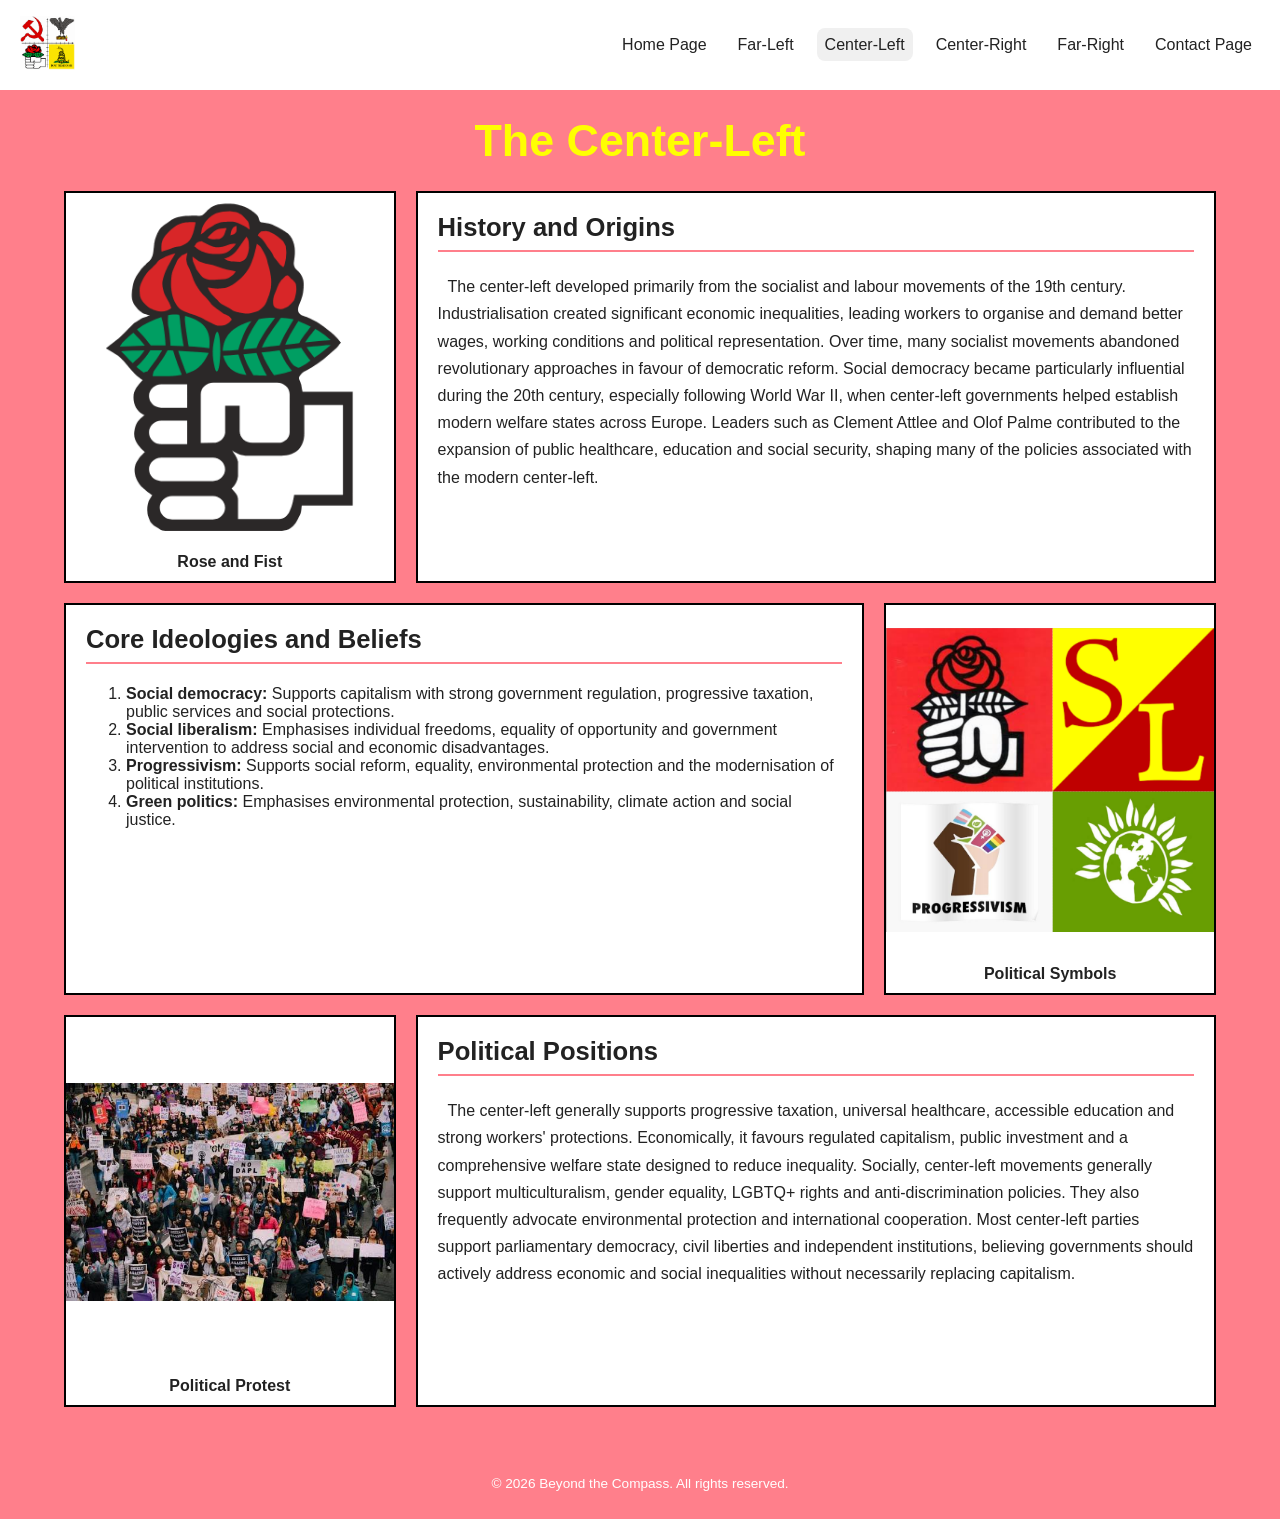
<file: center-left.html>
<!DOCTYPE html>
<html lang="en">
<head>
    <meta charset="UTF-8">
    <meta name="viewport" content="width=device-width, initial-scale=1.0">
    <meta name="author" content="Your Name">
    <meta name="description" content="Explore the history, beliefs, symbols and political positions of the center-left.">
    <meta name="keywords" content="center-left, social democracy, progressivism, socialism, politics">
    <title>The Center-Left | Beyond the Compass</title>
    <link rel="stylesheet" type="text/css" href="css/homepagestyle.css">
    <link rel="stylesheet" type="text/css" href="css/center-leftstyle.css">
</head>

<body class="center-left-page">

    <header class="site-header">
        <a class="logo" href="index.html">
            <img src="img/logo.png" alt="Beyond the Compass logo" title="Beyond the Compass">
        </a>

        <nav>
            <ul>
                <li><a href="index.html">Home Page</a></li>
                <li><a href="far-left.html">Far-Left</a></li>
                <li><a class="active" href="center-left.html">Center-Left</a></li>
                <li><a href="center-right.html">Center-Right</a></li>
                <li><a href="far-right.html">Far-Right</a></li>
                <li><a href="contact.html">Contact Page</a></li>
            </ul>
        </nav>
    </header>

    <main>
        <h1 class="center-left-title">The Center-Left</h1>

        <section class="center-left-content">

            <figure class="detail-card">
                <img src="img/roseandfist.png"
             alt="A rose and fist"
            title="The rose and fist">
            <figcaption>Rose and Fist</figcaption>
            </figure>


            <article class="detail-card">
                <h2>History and Origins</h2>
                <p>
                The center-left developed primarily from the socialist and labour movements of the 19th century. Industrialisation created significant economic inequalities, leading workers to organise and demand better wages, working conditions and political representation. Over time, many socialist movements abandoned revolutionary approaches in favour of democratic reform. Social democracy became particularly influential during the 20th century, especially following World War II, when center-left governments helped establish modern welfare states across Europe. Leaders such as Clement Attlee and Olof Palme contributed to the expansion of public healthcare, education and social security, shaping many of the policies associated with the modern center-left.
                </p>
            </article>

            <article class="detail-card">
                <h2>Core Ideologies and Beliefs</h2>
                <ol>
             <li><strong>Social democracy:</strong> Supports capitalism with strong government regulation, progressive taxation, public services and social protections.</li>
              <li><strong>Social liberalism:</strong> Emphasises individual freedoms, equality of opportunity and government intervention to address social and economic disadvantages.</li>
              <li><strong>Progressivism:</strong> Supports social reform, equality, environmental protection and the modernisation of political institutions.</li>
              <li><strong>Green politics:</strong> Emphasises environmental protection, sustainability, climate action and social justice.</li>
                </ol>
            </article>

            <figure class="detail-card">
                <img src="img/symbols2.png"
                     alt="Center-left political symbols"
                     title="Center-Left Symbols">
                <figcaption>Political Symbols</figcaption>
            </figure>

            <figure class="detail-card">
                <img src="img/protest.jpg"
                     alt="A political protest"
                     title="Political Protest">
                <figcaption>Political Protest</figcaption>
            </figure>

            <article class="detail-card">
                <h2>Political Positions</h2>
                <p>
                The center-left generally supports progressive taxation, universal healthcare, accessible education and strong workers' protections. Economically, it favours regulated capitalism, public investment and a comprehensive welfare state designed to reduce inequality. Socially, center-left movements generally support multiculturalism, gender equality, LGBTQ+ rights and anti-discrimination policies. They also frequently advocate environmental protection and international cooperation. Most center-left parties support parliamentary democracy, civil liberties and independent institutions, believing governments should actively address economic and social inequalities without necessarily replacing capitalism.
                </p>
            </article>

        </section>
    </main>

    <footer>
        <p>&copy; 2026 Beyond the Compass. All rights reserved.</p>
    </footer>

</body>
</html>
</file>
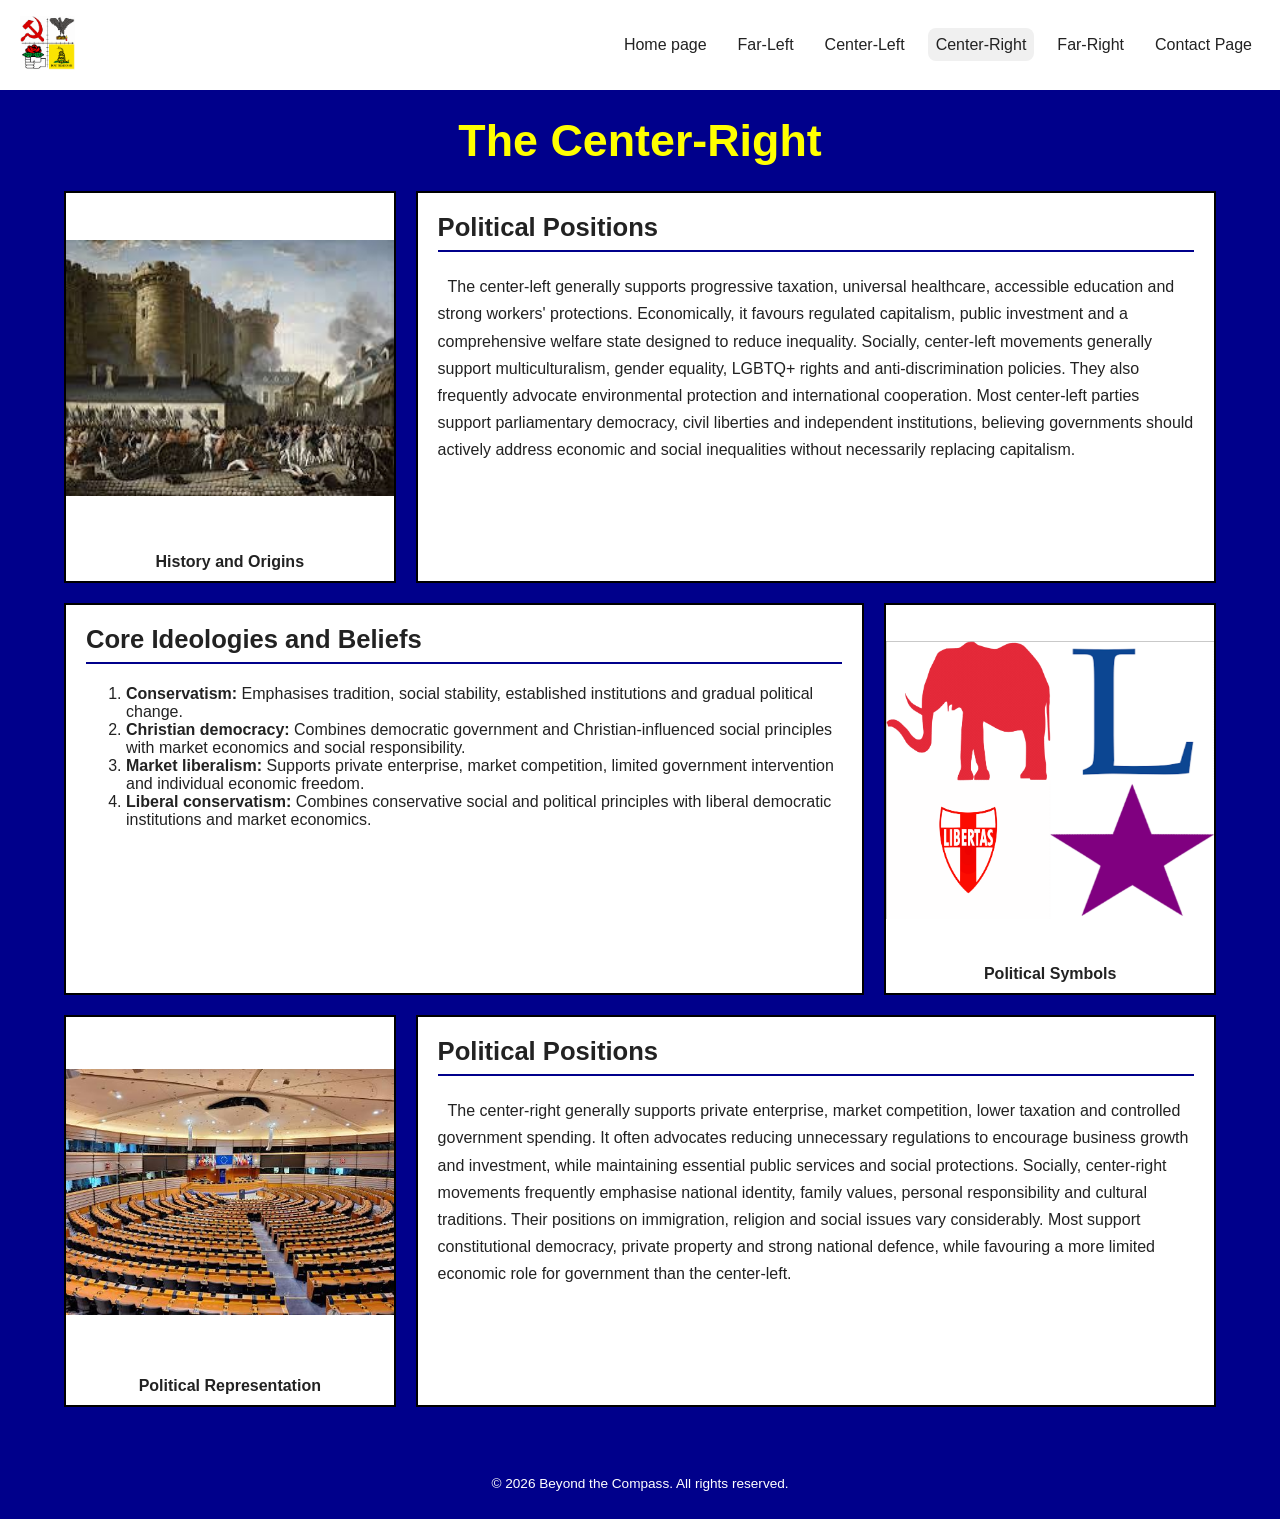
<file: center-right.html>
<!DOCTYPE html>
<html lang="en">
<head>
    <meta charset="UTF-8">
    <meta name="viewport" content="width=device-width, initial-scale=1.0">
    <meta name="author" content="Student">
    <meta name="description" content="An overview of center-right political ideologies, their history, beliefs and political positions.">
    <meta name="keywords" content="center-right, conservatism, liberalism, politics, ideology">
    <title>The Center-Right - Beyond the Compass</title>

    <link rel="stylesheet" type="text/css" href="css/homepagestyle.css">
    <link rel="stylesheet" type="text/css" href="css/center-rightstyle.css">
</head>

<body class="center-right-page">

    <header class="site-header">
        <a href="index.html" class="logo">
            <img src="img/logo.png" alt="Beyond the Compass logo">
        </a>

        <nav>
            <ul>
                <li><a href="index.html">Home page</a></li>
                <li><a href="far-left.html">Far-Left</a></li>
                <li><a href="center-left.html">Center-Left</a></li>
                <li><a href="center-right.html" class="active">Center-Right</a></li>
                <li><a href="far-right.html">Far-Right</a></li>
                <li><a href="contact.html">Contact Page</a></li>
            </ul>
        </nav>
    </header>

    <main>

        <h1 class="center-right-title">The Center-Right</h1>

        <section class="center-right-content">

            <figure class="detail-card">
                <img src="img/bastille.jpg" alt="The storming of the Bastille">
                <figcaption>History and Origins</figcaption>
            </figure>

            <article class="detail-card">
                <h2>Political Positions</h2>
                <p>
                The center-left generally supports progressive taxation, universal healthcare, accessible education and strong workers' protections. Economically, it favours regulated capitalism, public investment and a comprehensive welfare state designed to reduce inequality. Socially, center-left movements generally support multiculturalism, gender equality, LGBTQ+ rights and anti-discrimination policies. They also frequently advocate environmental protection and international cooperation. Most center-left parties support parliamentary democracy, civil liberties and independent institutions, believing governments should actively address economic and social inequalities without necessarily replacing capitalism.
                </p>
            </article>

            <article class="detail-card">
                <h2>Core Ideologies and Beliefs</h2>
                <ol>
                <li><strong>Conservatism:</strong> Emphasises tradition, social stability, established institutions and gradual political change.</li>
                <li><strong>Christian democracy:</strong> Combines democratic government and Christian-influenced social principles with market economics and social responsibility.</li>
                <li><strong>Market liberalism:</strong> Supports private enterprise, market competition, limited government intervention and individual economic freedom.</li>
                <li><strong>Liberal conservatism:</strong> Combines conservative social and political principles with liberal democratic institutions and market economics.</li>
                </ol>
            </article>

            <figure class="detail-card">
                <img src="img/symbols3.png" alt="Symbols associated with center-right ideologies">
                <figcaption>Political Symbols</figcaption>
            </figure>

            <figure class="detail-card">
                <img src="img/parliament.jpg" alt="A parliament building">
                <figcaption>Political Representation</figcaption>
            </figure>

            <article class="detail-card">
                <h2>Political Positions</h2>
                <p>
                The center-right generally supports private enterprise, market competition, lower taxation and controlled government spending. It often advocates reducing unnecessary regulations to encourage business growth and investment, while maintaining essential public services and social protections. Socially, center-right movements frequently emphasise national identity, family values, personal responsibility and cultural traditions. Their positions on immigration, religion and social issues vary considerably. Most support constitutional democracy, private property and strong national defence, while favouring a more limited economic role for government than the center-left.
                </p>
            </article>

        </section>

    </main>

    <footer>
        <p>&copy; 2026 Beyond the Compass. All rights reserved.</p>
    </footer>

</body>
</html>
</file>
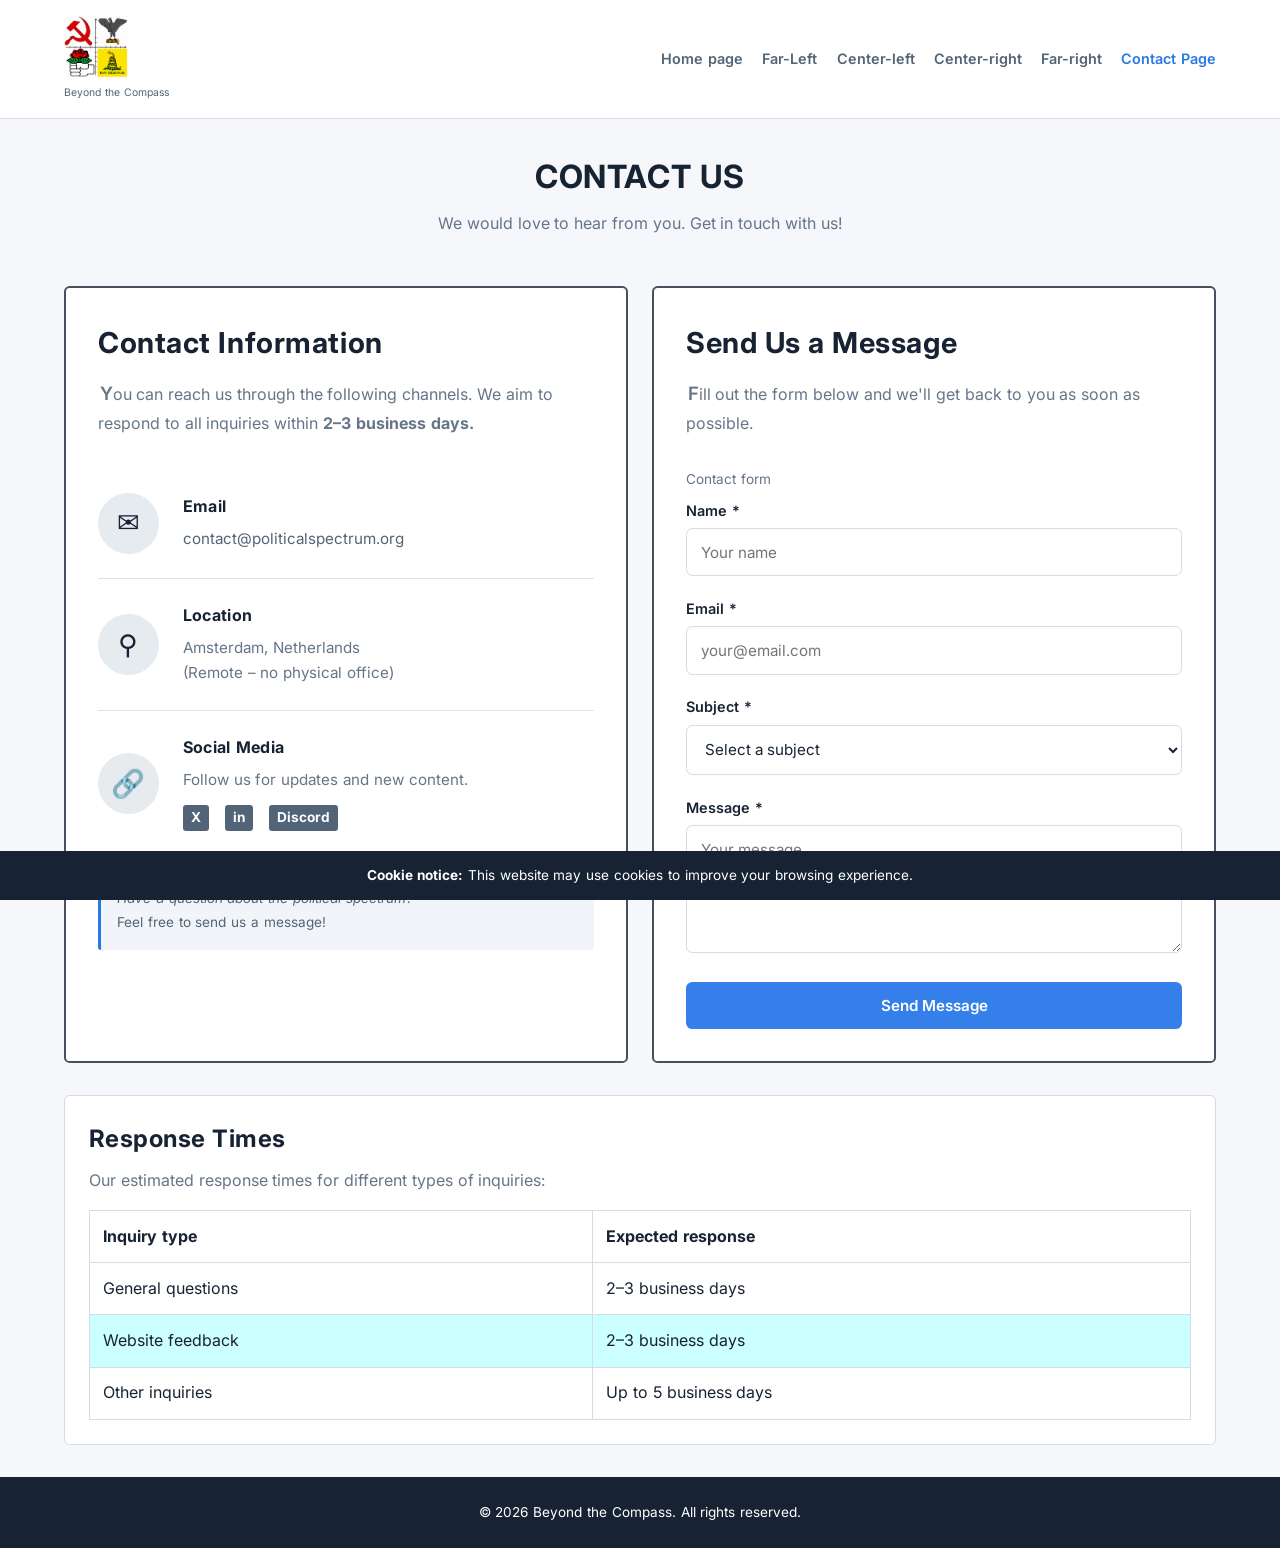
<file: contact.html>
<!DOCTYPE html>
<html lang="en">
<head>
	<meta charset="UTF-8">
	<meta name="author" content="Your Name">
	<meta name="description" content="Contact Beyond the Compass with questions, suggestions or feedback about political ideologies and the political spectrum.">
	<meta name="keywords" content="politics, contact, ideology, spectrum, feedback">
	<meta name="viewport" content="width=device-width, initial-scale=1.0">

	<title>Beyond the Compass - Contact</title>

	<link rel="stylesheet" type="text/css" href="css/contactstyle.css">
	<link rel="icon" type="image/png" href="img/favicon.png">

	<link rel="preconnect" href="https://fonts.googleapis.com">
	<link rel="preconnect" href="https://fonts.gstatic.com" crossorigin>
	<link href="https://fonts.googleapis.com/css2?family=Inter:wght@400;500;600;700&display=swap" rel="stylesheet">
</head>

<body>

	<header class="site-header">

		<figure class="logo-figure">
			<a class="logo" href="index.html">
				<img src="img/logo.png" alt="Beyond the Compass logo" title="Beyond the Compass">
			</a>
			<figcaption>Beyond the Compass</figcaption>
		</figure>

		<nav aria-label="Main navigation">
			<ul>
				<li><a href="index.html">Home page</a></li>
				<li><a href="far-left.html">Far-Left</a></li>
				<li><a href="center-left.html">Center-left</a></li>
				<li><a href="center-right.html">Center-right</a></li>
				<li><a href="far-right.html">Far-right</a></li>
				<li><a class="active" href="contact.html">Contact Page</a></li>
			</ul>
		</nav>

	</header>

	<main>

		<header class="page-heading">
			<h1>Contact Us</h1>
			<p>We would love to hear from you. Get in touch with us!</p>
		</header>

		<section class="contact-section">

			<article class="contact-card information-card">

				<h2>Contact Information</h2>

				<p class="intro-text">
					You can reach us through the following channels.
					We aim to respond to all inquiries within
					<strong>2–3 business days.</strong>
				</p>

				<section class="contact-method">

					<span class="contact-icon" aria-hidden="true">&#9993;</span>

					<article class="contact-details">
						<h3>Email</h3>
						<p>
							<a href="mailto:contact@politicalspectrum.org">
								contact@politicalspectrum.org
							</a>
						</p>
					</article>

				</section>

				<section class="contact-method">

					<span class="contact-icon" aria-hidden="true">&#9906;</span>

					<article class="contact-details">
						<h3>Location</h3>
						<p>Amsterdam, Netherlands</p>
						<p>(Remote – no physical office)</p>
					</article>

				</section>

				<section class="contact-method">

					<span class="contact-icon" aria-hidden="true">&#128279;</span>

					<article class="contact-details">
						<h3>Social Media</h3>
						<p>Follow us for updates and new content.</p>

						<ul class="social-links">
							<li>
								<a href="https://x.com/" target="_blank" rel="noopener noreferrer" aria-label="X">
									X
								</a>
							</li>
							<li>
								<a href="https://www.linkedin.com/" target="_blank" rel="noopener noreferrer" aria-label="LinkedIn">
									in
								</a>
							</li>
							<li>
								<a href="https://discord.com/" target="_blank" rel="noopener noreferrer" aria-label="Discord">
									Discord
								</a>
							</li>
						</ul>

					</article>

				</section>

				<aside class="contact-note">
					<p><em>Have a question about the political spectrum?</em></p>
					<p>Feel free to send us a message!</p>
				</aside>

			</article>

			<article class="contact-card form-card">

				<h2>Send Us a Message</h2>

				<p class="intro-text">
					Fill out the form below and we'll get back to you
					as soon as possible.
				</p>

				<form action="mailto:contact@politicalspectrum.org" method="post" enctype="text/plain">

					<fieldset>

						<legend>Contact form</legend>

						<section class="form-group">
							<label for="name">Name *</label>
							<input
								type="text"
								id="name"
								name="name"
								placeholder="Your name"
								required>
						</section>

						<section class="form-group">
							<label for="email">Email *</label>
							<input
								type="email"
								id="email"
								name="email"
								placeholder="your@email.com"
								required>
						</section>

						<section class="form-group">
							<label for="subject">Subject *</label>
							<select id="subject" name="subject" required>
								<option value="" selected disabled>Select a subject</option>
								<option value="General question">General question</option>
								<option value="Political ideology">Political ideology</option>
								<option value="Website feedback">Website feedback</option>
								<option value="Other">Other</option>
							</select>
						</section>

						<section class="form-group">
							<label for="message">Message *</label>
							<textarea
								id="message"
								name="message"
								rows="5"
								placeholder="Your message..."
								required></textarea>
						</section>

						<input class="submit-button" type="submit" value="Send Message">

					</fieldset>

				</form>

			</article>

		</section>

		<section class="response-guide">

			<h2>Response Times</h2>

			<p>Our estimated response times for different types of inquiries:</p>

			<table>
				<thead>
					<tr>
						<th>Inquiry type</th>
						<th>Expected response</th>
					</tr>
				</thead>

				<tbody>
					<tr>
						<td>General questions</td>
						<td>2–3 business days</td>
					</tr>
					<tr>
						<td>Website feedback</td>
						<td>2–3 business days</td>
					</tr>
					<tr>
						<td>Other inquiries</td>
						<td>Up to 5 business days</td>
					</tr>
				</tbody>
			</table>

		</section>

	</main>

	<aside class="cookie-notice">
		<p>
			<strong>Cookie notice:</strong>
			This website may use cookies to improve your browsing experience.
		</p>
	</aside>

	<footer>
		<p>&copy; 2026 Beyond the Compass. All rights reserved.</p>
	</footer>

</body>
</html>
</file>
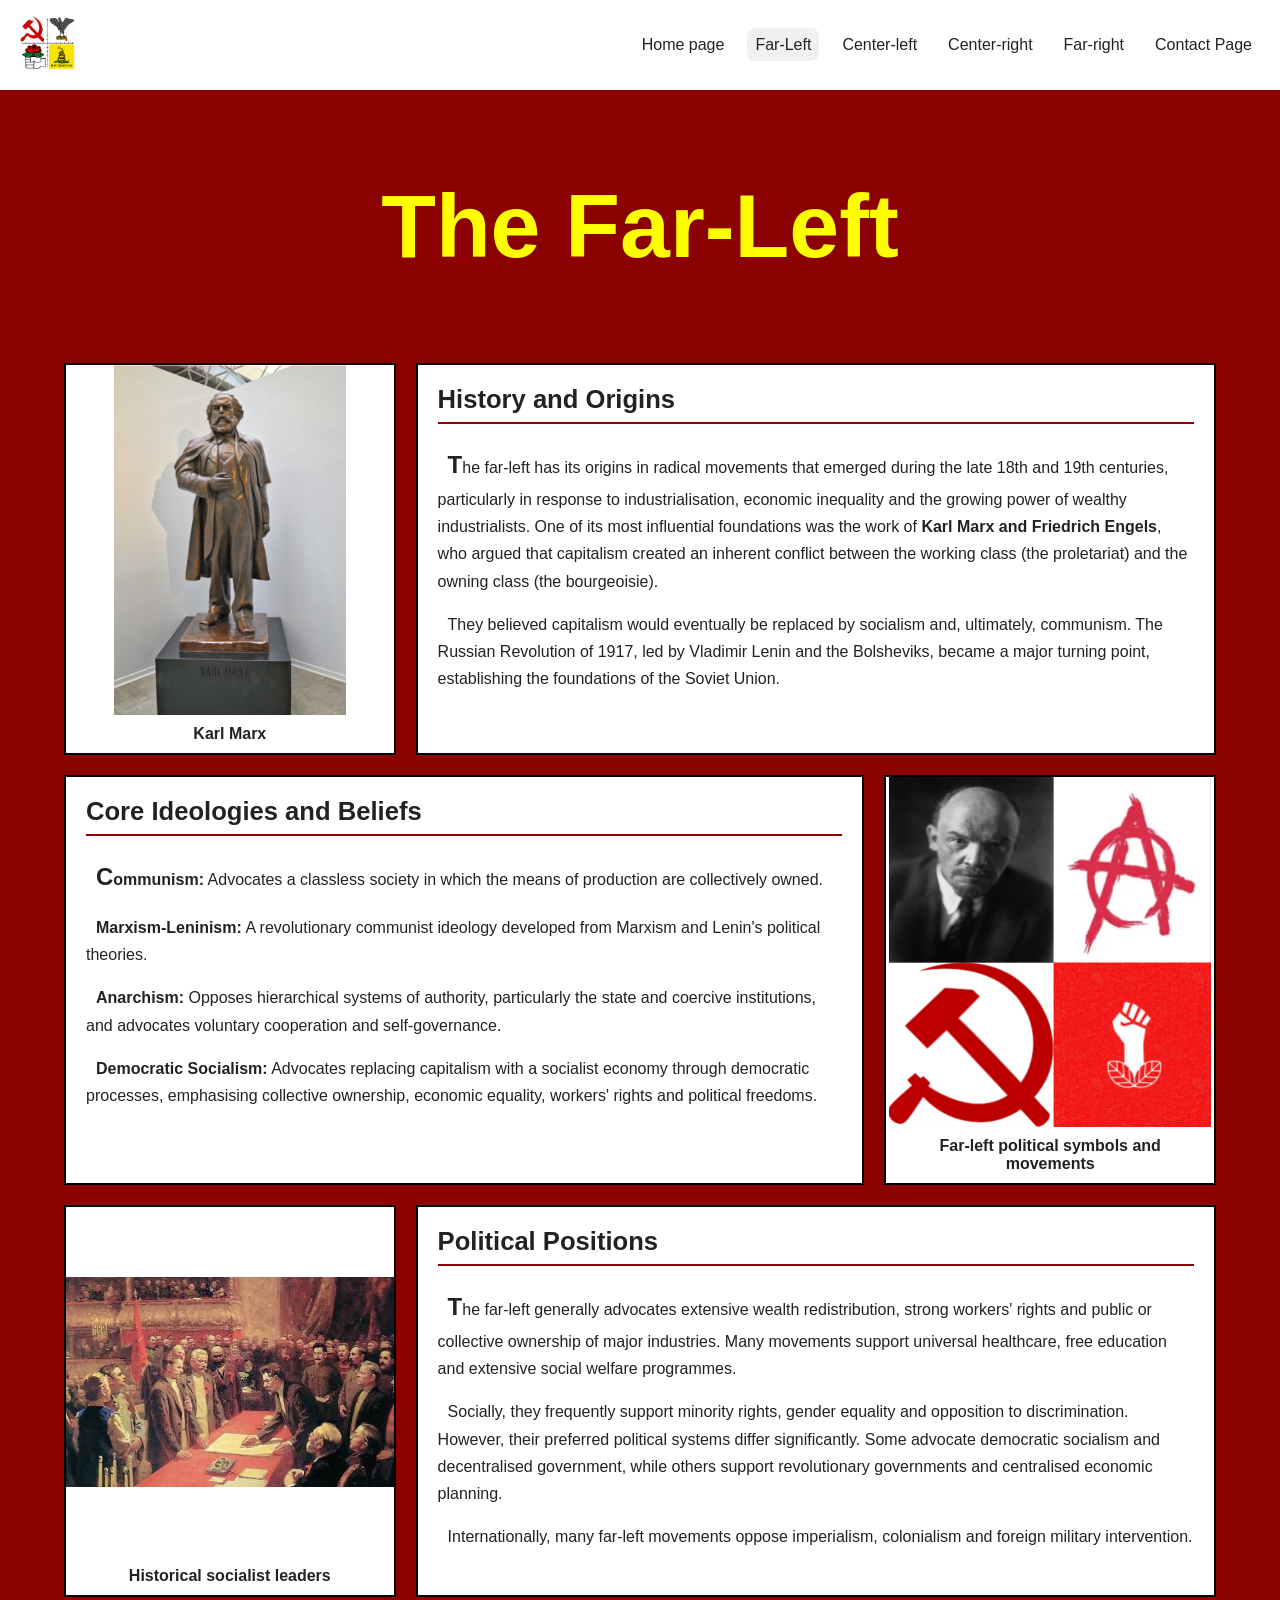
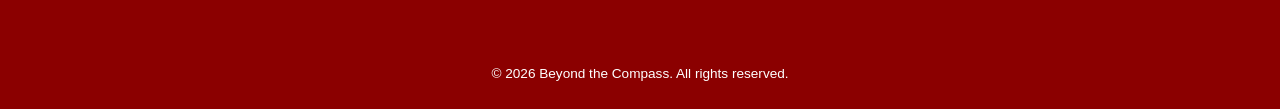
<file: far-left.html>
<!DOCTYPE html>
<html lang="en">
<head>
	<meta charset="UTF-8">
	<meta name="author" content="Your Name">
	<meta name="description" content="Discover far-left political ideologies, including communism, Marxism-Leninism, anarchism and democratic socialism.">
	<meta name="keywords" content="far-left, communism, socialism, Marxism, anarchism">
	<meta name="viewport" content="width=device-width, initial-scale=1.0">

	<title>Beyond the Compass - Far-Left</title>

    <link rel="stylesheet" type="text/css" href="css/homepagestyle.css">
    <link rel="stylesheet" type="text/css" href="css/far-leftstyle.css">
</head>

<body class="far-left-page">

	<header class="site-header">
		<a class="logo" href="index.html">
			<img src="img/logo.png"
				alt="Beyond the Compass logo"
				title="Beyond the Compass">
		</a>

		<nav>
			<ul>
				<li><a href="index.html">Home page</a></li>
				<li><a class="active" href="far-left.html">Far-Left</a></li>
				<li><a href="center-left.html">Center-left</a></li>
				<li><a href="center-right.html">Center-right</a></li>
				<li><a href="far-right.html">Far-right</a></li>
				<li><a href="contact.html">Contact Page</a></li>
			</ul>
		</nav>
	</header>

	<main>
		<header class="far-left-title">
			<h1>The Far-Left</h1>
		</header>

		<section class="far-left-content">

			<figure class="detail-card">
    <img src="img/marx.png"
         alt="Statue of Karl Marx"
         title="Karl Marx">
    <figcaption>Karl Marx</figcaption>
</figure>

			<article class="detail-card detail-text">
				<h2>History and Origins</h2>

				<p>
					The far-left has its origins in radical movements that
					emerged during the late 18th and 19th centuries,
					particularly in response to industrialisation, economic
					inequality and the growing power of wealthy industrialists.
					One of its most influential foundations was the work of
					<strong>Karl Marx and Friedrich Engels</strong>, who argued
					that capitalism created an inherent conflict between the
					working class (the proletariat) and the owning class
					(the bourgeoisie).
				</p>

				<p>
					They believed capitalism would eventually be replaced by
					socialism and, ultimately, communism. The Russian
					Revolution of 1917, led by Vladimir Lenin and the
					Bolsheviks, became a major turning point, establishing
					the foundations of the Soviet Union.
				</p>
			</article>

			<article class="detail-card detail-text">
				<h2>Core Ideologies and Beliefs</h2>

				<p>
					<strong>Communism:</strong>
					Advocates a classless society in which the means of
					production are collectively owned.
				</p>

				<p>
					<strong>Marxism-Leninism:</strong>
					A revolutionary communist ideology developed from
					Marxism and Lenin's political theories.
				</p>

				<p>
					<strong>Anarchism:</strong>
					Opposes hierarchical systems of authority, particularly
					the state and coercive institutions, and advocates
					voluntary cooperation and self-governance.
				</p>

				<p>
					<strong>Democratic Socialism:</strong>
					Advocates replacing capitalism with a socialist economy
					through democratic processes, emphasising collective
					ownership, economic equality, workers' rights and
					political freedoms.
				</p>
			</article>

			<figure class="detail-card">
				<img src="img/symbols.png"
					alt="Collage of communist and socialist symbols"
					title="Far-left political symbols">
				<figcaption>Far-left political symbols and movements</figcaption>
			</figure>

			<figure class="detail-card">
				<img src="img/congress.jpg"
					alt="Historical socialist and communist leaders"
					title="Historical socialist leaders">
				<figcaption>Historical socialist leaders</figcaption>
			</figure>

			<article class="detail-card detail-text">
				<h2>Political Positions</h2>

				<p>
					The far-left generally advocates extensive wealth
					redistribution, strong workers' rights and public or
					collective ownership of major industries. Many movements
					support universal healthcare, free education and extensive
					social welfare programmes.
				</p>

				<p>
					Socially, they frequently support minority rights,
					gender equality and opposition to discrimination.
					However, their preferred political systems differ
					significantly. Some advocate democratic socialism and
					decentralised government, while others support
					revolutionary governments and centralised economic
					planning.
				</p>

				<p>
					Internationally, many far-left movements oppose
					imperialism, colonialism and foreign military intervention.
				</p>
			</article>

		</section>
	</main>

	<footer>
		<p>&copy; 2026 Beyond the Compass. All rights reserved.</p>
	</footer>

</body>
</html>
</file>
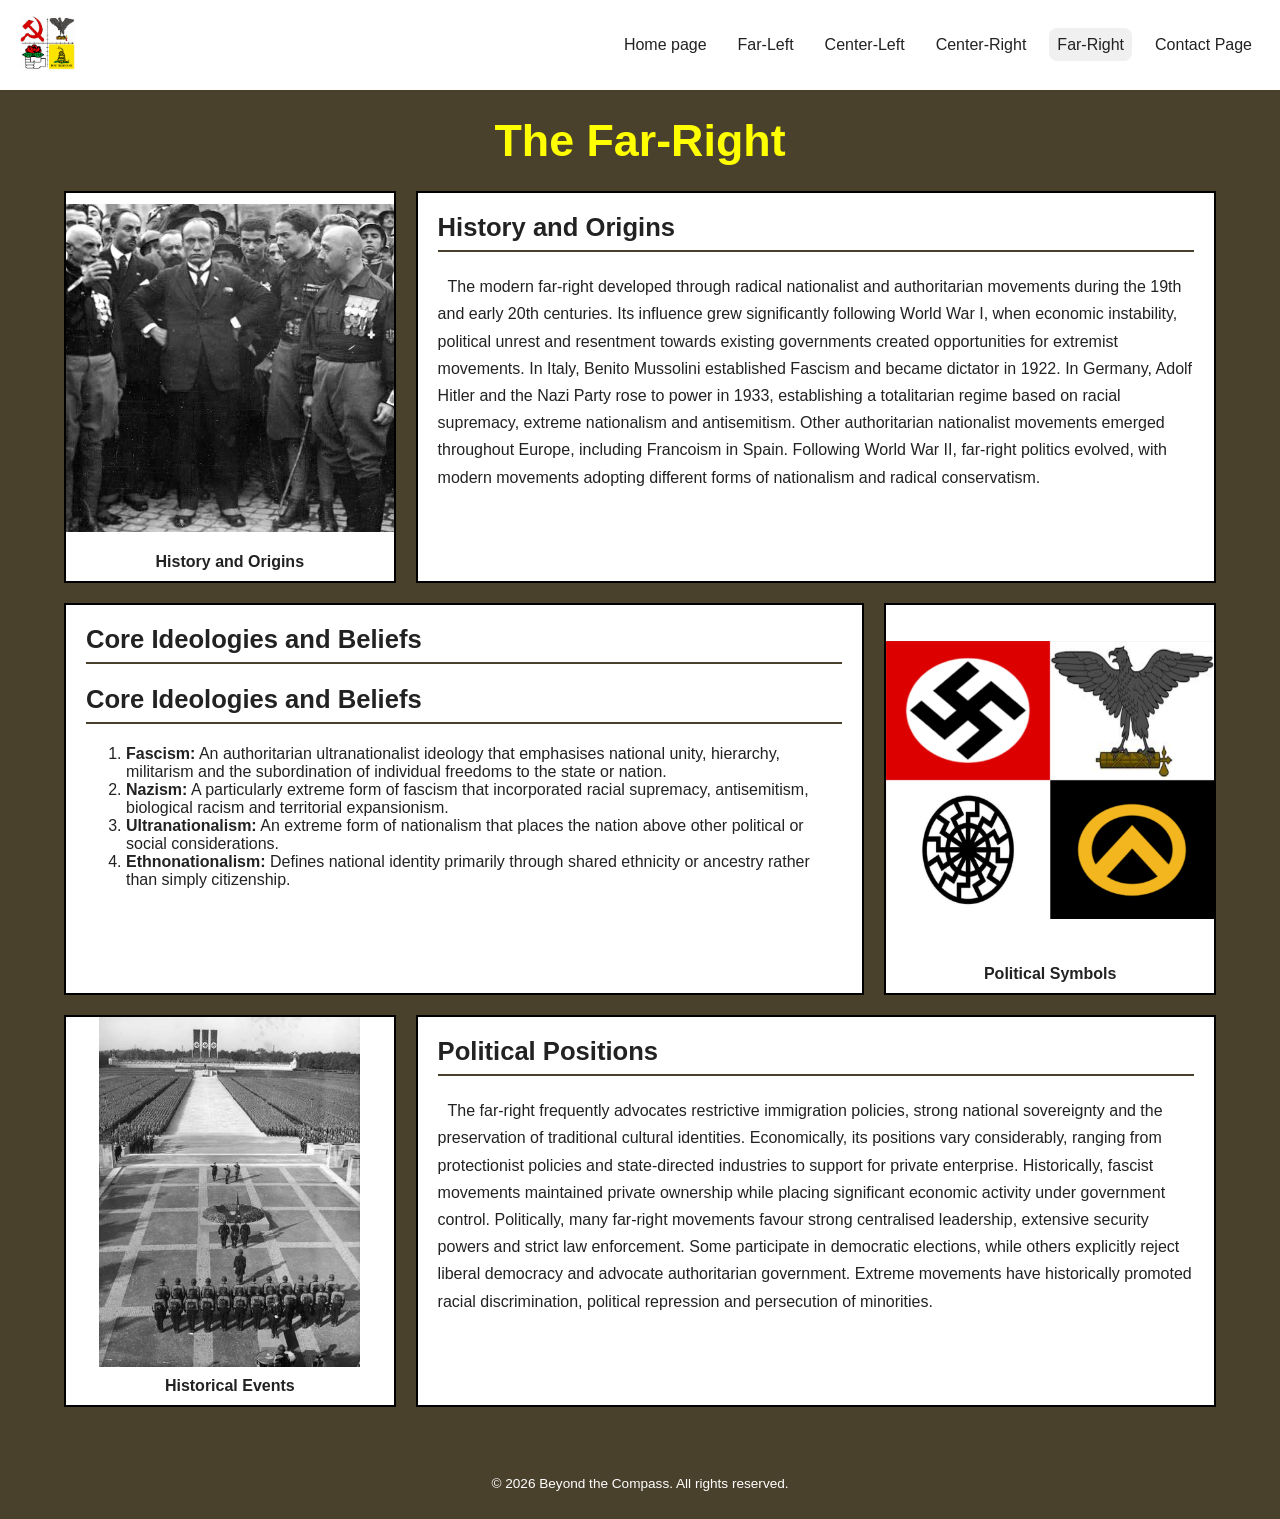
<file: far-right.html>
<!DOCTYPE html>
<html lang="en">
<head>
    <meta charset="UTF-8">
    <meta name="viewport" content="width=device-width, initial-scale=1.0">
    <meta name="author" content="Student">
    <meta name="description" content="An overview of far-right political ideologies, their history, beliefs and political positions.">
    <meta name="keywords" content="far-right, fascism, nationalism, politics, ideology">
    <title>The Far-Right - Beyond the Compass</title>

    <link rel="stylesheet" type="text/css" href="css/homepagestyle.css">
    <link rel="stylesheet" type="text/css" href="css/far-rightstyle.css">
</head>

<body class="far-right-page">

    <header class="site-header">
        <a href="index.html" class="logo">
            <img src="img/logo.png" alt="Beyond the Compass logo">
        </a>

        <nav>
            <ul>
                <li><a href="index.html">Home page</a></li>
                <li><a href="far-left.html">Far-Left</a></li>
                <li><a href="center-left.html">Center-Left</a></li>
                <li><a href="center-right.html">Center-Right</a></li>
                <li><a href="far-right.html" class="active">Far-Right</a></li>
                <li><a href="contact.html">Contact Page</a></li>
            </ul>
        </nav>
    </header>

    <main>

        <h1 class="far-right-title">The Far-Right</h1>

        <section class="far-right-content">

            <figure class="detail-card">
                <img src="img/mussolini.jpg" alt="Historical photograph of Benito Mussolini">
                <figcaption>History and Origins</figcaption>
            </figure>

            <article class="detail-card">
                <h2>History and Origins</h2>
                <p>
                The modern far-right developed through radical nationalist and authoritarian movements during the 19th and early 20th centuries. Its influence grew significantly following World War I, when economic instability, political unrest and resentment towards existing governments created opportunities for extremist movements. In Italy, Benito Mussolini established Fascism and became dictator in 1922. In Germany, Adolf Hitler and the Nazi Party rose to power in 1933, establishing a totalitarian regime based on racial supremacy, extreme nationalism and antisemitism. Other authoritarian nationalist movements emerged throughout Europe, including Francoism in Spain. Following World War II, far-right politics evolved, with modern movements adopting different forms of nationalism and radical conservatism.
                </p>
            </article>

            <article class="detail-card">
                <h2>Core Ideologies and Beliefs</h2>
                <h2>Core Ideologies and Beliefs</h2>
                <ol>
                <li><strong>Fascism:</strong> An authoritarian ultranationalist ideology that emphasises national unity, hierarchy, militarism and the subordination of individual freedoms to the state or nation.</li>
                <li><strong>Nazism:</strong> A particularly extreme form of fascism that incorporated racial supremacy, antisemitism, biological racism and territorial expansionism.</li>
                <li><strong>Ultranationalism:</strong> An extreme form of nationalism that places the nation above other political or social considerations.</li>
                <li><strong>Ethnonationalism:</strong> Defines national identity primarily through shared ethnicity or ancestry rather than simply citizenship.</li>
                </ol>
            </article>

            <figure class="detail-card">
                <img src="img/symbols4.png" alt="Symbols associated with far-right political movements">
                <figcaption>Political Symbols</figcaption>
            </figure>

            <figure class="detail-card">
                <img src="img/nuremburg.jpg" alt="Historical photograph of the Nuremberg rallies">
                <figcaption>Historical Events</figcaption>
            </figure>

            <article class="detail-card">
                <h2>Political Positions</h2>
                <p>
                The far-right frequently advocates restrictive immigration policies, strong national sovereignty and the preservation of traditional cultural identities. Economically, its positions vary considerably, ranging from protectionist policies and state-directed industries to support for private enterprise. Historically, fascist movements maintained private ownership while placing significant economic activity under government control. Politically, many far-right movements favour strong centralised leadership, extensive security powers and strict law enforcement. Some participate in democratic elections, while others explicitly reject liberal democracy and advocate authoritarian government. Extreme movements have historically promoted racial discrimination, political repression and persecution of minorities.
                </p>
            </article>

        </section>

    </main>

    <footer>
        <p>&copy; 2026 Beyond the Compass. All rights reserved.</p>
    </footer>

</body>
</html>
</file>
<file: css/homepagestyle.css>
/* general settings for the whole website */

* {
    box-sizing: border-box;
}

body {
    margin: 0;
    font-family: Arial, sans-serif;
    background-color: #3e3e3e;
    color: #222;
}

/* navigation bar at the top */

.site-header {
    min-height: 90px;
    background-color: #fff;
    display: flex;
    align-items: center;
    justify-content: space-between;
    padding: 10px 20px;
}

.logo img {
    width: 55px;
    height: auto;
}

nav > ul {
    display: flex;
    align-items: center;
    gap: 15px;
    list-style: none;
    margin: 0;
    padding: 0;
}

nav a {
    color: #222;
    text-decoration: none;
    padding: 8px;
    border-radius: 8px;
    font-size: 1rem;
}

nav a:hover {
    background-color: #eee;
}

nav a:active {
    background-color: #ddd;
}

nav a.active {
    background-color: #f0f0f0;
}

/* title section on the homepage */

.hero {
    background-color: #3e3e3e;
    text-align: center;
    padding: 25px 10px;
    border-bottom: 1px solid #00aaff;
}

.hero h1 {
    color: #fff;
    font-size: 4rem;
    font-weight: bold;
    margin: 0;
    letter-spacing: 2px;
    text-transform: uppercase;
}

/* white box with the political spectrum */

.spectrum-section {
    padding: 9vw 6%;
}

.spectrum-panel {
    background-color: #fff;
    border-color: #000;
    border-style: solid;
    border-width: 3px;
    padding: 25px 12px 55px;
}

/* the four ideology pictures */

.ideology-symbols {
    display: flex;
    justify-content: space-between;
    align-items: flex-start;
    gap: 5px;
}

.ideology-symbols figure {
    width: 25%;
    margin: 0;
    text-align: center;
}

.ideology-symbols img {
    width: 100%;
    aspect-ratio: 1 / 1;
    object-fit: contain;
    border-color: #000;
    border-style: solid;
    border-width: 3px;
}

.ideology-symbols figcaption {
    font-size: 1rem;
    margin-top: 10px;
    font-weight: bold;
}

/* links and markers underneath the pictures */

.political-spectrum {
    display: flex;
    justify-content: space-around;
    align-items: flex-start;
    margin-top: 65px;
    position: relative;
}

.political-spectrum::before {
    content: "";
    position: absolute;
    top: 50px;
    left: 2%;
    width: 96%;
    height: 17px;
    background-color: #000;
    z-index: 1;
}

.political-spectrum article {
    width: 25%;
    text-align: center;
    position: relative;
    z-index: 2;
}

.political-spectrum a {
    display: inline-block;
    background-color: #2d2d2d;
    color: #fff;
    text-decoration: none;
    padding: 10px 20px;
    border-radius: 8px;
    min-width: 100px;
}

.political-spectrum a:hover {
    background-color: #555;
}

.spectrum-marker {
    display: block;
    width: 17px;
    height: 85px;
    background-color: #000;
    margin: 5px auto 0;
}

/* footer at the bottom of the pages */

footer {
    color: #fff;
    text-align: center;
    padding: 15px;
}

footer p {
    font-size: 0.85rem;
}

/* changes for smaller screens */

@media screen and (max-width: 768px) {

    .site-header {
        flex-direction: column;
        gap: 15px;
    }

    nav > ul {
        flex-wrap: wrap;
        justify-content: center;
        gap: 5px;
    }

    .hero h1 {
        font-size: 2.3rem;
    }

    .spectrum-section {
        padding: 8vw 3%;
    }

    .spectrum-panel {
        padding: 15px 8px 30px;
    }

    .ideology-symbols figcaption {
        font-size: 0.7rem;
    }

    .political-spectrum {
        margin-top: 45px;
    }

    .political-spectrum a {
        min-width: 0;
        padding: 8px 5px;
        font-size: 0.7rem;
    }

    .political-spectrum::before {
        height: 10px;
        top: 43px;
    }

    .spectrum-marker {
        width: 10px;
        height: 55px;
    }
}

/* extra adjustments for very small phones */

@media screen and (max-width: 480px) {

    .hero h1 {
        font-size: 1.8rem;
    }

    nav a {
        font-size: 0.8rem;
    }

    .ideology-symbols {
        gap: 3px;
    }

    .ideology-symbols img {
        border-width: 2px;
    }

    .political-spectrum a {
        font-size: 0.6rem;
        padding: 7px 3px;
    }
}
</file>
<file: css/center-leftstyle.css>
/* background and title for the center-left page */

.center-left-page {
    background-color: #ff7f8b;
    min-height: 100vh;
}

.center-left-title {
    color: #ffff00;
    text-align: center;
    font-size: 2.8rem;
    padding: 25px 15px;
    margin: 0;
}

/* grid for the pictures and text */

.center-left-content {
    display: grid;
    grid-template-columns: repeat(10, minmax(0, 1fr));
    gap: 20px;
    width: 90%;
    max-width: 1400px;
    margin: 0 auto;
    padding-bottom: 40px;
}

/* first row with the picture on the left */

.center-left-content > :nth-child(1) {
    grid-column: 1 / 4;
    grid-row: 1;
}

.center-left-content > :nth-child(2) {
    grid-column: 4 / 11;
    grid-row: 1;
}

/* second row with the text on the left */

.center-left-content > :nth-child(3) {
    grid-column: 1 / 8;
    grid-row: 2;
}

.center-left-content > :nth-child(4) {
    grid-column: 8 / 11;
    grid-row: 2;
}

/* third row with the picture back on the left */

.center-left-content > :nth-child(5) {
    grid-column: 1 / 4;
    grid-row: 3;
}

.center-left-content > :nth-child(6) {
    grid-column: 4 / 11;
    grid-row: 3;
}

/* styling for the white boxes */

.center-left-content .detail-card {
    background-color: #fff;
    border: 2px solid #000;
    padding: 20px;
    margin: 0;
    min-width: 0;
    overflow: hidden;
}

/* making the pictures fit properly */

.center-left-content > :nth-child(1),
.center-left-content > :nth-child(4),
.center-left-content > :nth-child(5) {
    padding: 0;
    display: flex;
    flex-direction: column;
    justify-content: center;
}

.center-left-content img {
    display: block;
    width: 100%;
    height: 350px;
    object-fit: contain;
    margin: 0 auto;
}

.center-left-content figcaption {
    text-align: center;
    padding: 10px;
    font-weight: bold;
}

/* styling for the text inside the boxes */

.center-left-content h2 {
    font-size: 1.6rem;
    margin-top: 0;
    border-bottom: 2px solid #ff7f8b;
    padding-bottom: 8px;
}

.center-left-content p {
    font-size: 1rem;
    line-height: 1.7;
    text-indent: 10px;
}

/* changing the layout for smaller screens */

@media screen and (max-width: 768px) {

    .center-left-content {
        grid-template-columns: 1fr;
        width: 95%;
    }

    .center-left-content > :nth-child(1),
    .center-left-content > :nth-child(2),
    .center-left-content > :nth-child(3),
    .center-left-content > :nth-child(4),
    .center-left-content > :nth-child(5),
    .center-left-content > :nth-child(6) {
        grid-column: 1;
        grid-row: auto;
    }

    .center-left-content img {
        height: auto;
        max-height: 400px;
    }

    .center-left-title {
        font-size: 2.3rem;
    }
}

/* extra adjustments for very small phones */

@media screen and (max-width: 480px) {

    .center-left-title {
        font-size: 1.8rem;
    }

    .center-left-content img {
        max-height: 300px;
    }
}
</file>
<file: css/center-rightstyle.css>
/* background and title for the center-right page */

.center-right-page {
    background-color: #00008b;
    min-height: 100vh;
}

.center-right-title {
    color: #ffff00;
    text-align: center;
    font-size: 2.8rem;
    padding: 25px 15px;
    margin: 0;
}

/* grid for the pictures and text */

.center-right-content {
    display: grid;
    grid-template-columns: repeat(10, minmax(0, 1fr));
    gap: 20px;
    width: 90%;
    max-width: 1400px;
    margin: 0 auto;
    padding-bottom: 40px;
}

/* first row with the picture on the left */

.center-right-content > :nth-child(1) {
    grid-column: 1 / 4;
    grid-row: 1;
}

.center-right-content > :nth-child(2) {
    grid-column: 4 / 11;
    grid-row: 1;
}

/* second row with the text on the left */

.center-right-content > :nth-child(3) {
    grid-column: 1 / 8;
    grid-row: 2;
}

.center-right-content > :nth-child(4) {
    grid-column: 8 / 11;
    grid-row: 2;
}

/* third row with the picture back on the left */

.center-right-content > :nth-child(5) {
    grid-column: 1 / 4;
    grid-row: 3;
}

.center-right-content > :nth-child(6) {
    grid-column: 4 / 11;
    grid-row: 3;
}

/* styling for the white boxes */

.center-right-content .detail-card {
    background-color: #fff;
    border: 2px solid #000;
    padding: 20px;
    margin: 0;
    min-width: 0;
    overflow: hidden;
}

/* making the pictures fit properly */

.center-right-content > :nth-child(1),
.center-right-content > :nth-child(4),
.center-right-content > :nth-child(5) {
    padding: 0;
    display: flex;
    flex-direction: column;
    justify-content: center;
}

.center-right-content img {
    display: block;
    width: 100%;
    height: 350px;
    object-fit: contain;
    margin: 0 auto;
}

.center-right-content figcaption {
    text-align: center;
    padding: 10px;
    font-weight: bold;
}

/* styling for the text inside the boxes */

.center-right-content h2 {
    font-size: 1.6rem;
    margin-top: 0;
    border-bottom: 2px solid #00008b;
    padding-bottom: 8px;
}

.center-right-content p {
    font-size: 1rem;
    line-height: 1.7;
    text-indent: 10px;
}

/* changing the layout for smaller screens */

@media screen and (max-width: 768px) {

    .center-right-content {
        grid-template-columns: 1fr;
        width: 95%;
    }

    .center-right-content > :nth-child(1),
    .center-right-content > :nth-child(2),
    .center-right-content > :nth-child(3),
    .center-right-content > :nth-child(4),
    .center-right-content > :nth-child(5),
    .center-right-content > :nth-child(6) {
        grid-column: 1;
        grid-row: auto;
    }

    .center-right-content img {
        height: auto;
        max-height: 400px;
    }

    .center-right-title {
        font-size: 2.3rem;
    }
}

/* extra adjustments for very small phones */

@media screen and (max-width: 480px) {

    .center-right-title {
        font-size: 1.8rem;
    }

    .center-right-content img {
        max-height: 300px;
    }
}
</file>
<file: css/contactstyle.css>
/* General page styling */

* {
	box-sizing: border-box;
	margin: 0;
	padding: 0;
}

body {
	font-family: 'Inter', Arial, sans-serif;
	background-color: #F5F7FA;
	color: #172333;
	line-height: 1.6;
	word-spacing: 0.05em;
	position: static;
}

h1, h2, h3 {
	color: #172333;
	letter-spacing: 0.02em;
}

h1 {
	text-transform: uppercase;
}

p {
	line-height: 1.7;
}

a {
	color: #526477;
	text-decoration: none;
}

a:hover {
	color: #2878E8;
	text-decoration: underline;
}

a:active {
	color: #174EA6;
}


/* Navigation */

.site-header {
	display: flex;
	justify-content: space-between;
	align-items: center;
	padding: 1rem 5%;
	background-color: #FFFFFF;
	border-bottom: 1px solid #D9E0E8;
	position: relative;
	z-index: 2;
}

.logo-figure {
	margin: 0;
}

.logo img {
	width: 4rem;
	height: auto;
}

.logo-figure figcaption {
	font-size: 0.65rem;
	text-align: center;
	color: #526477;
}

nav ul {
	display: flex;
	flex-wrap: wrap;
	gap: 1.2rem;
	list-style: none;
}

nav a {
	font-weight: 600;
	font-size: 0.9rem;
}

nav a.active {
	color: #2878E8;
}


/* Main heading */

.page-heading {
	text-align: center;
	padding: 2rem 1rem 1rem;
}

.page-heading h1 {
	font-size: 2rem;
	margin-bottom: 0.5rem;
}

.page-heading p {
	color: #667587;
}


/* Contact section */

.contact-section {
	display: flex;
	justify-content: center;
	align-items: stretch;
	gap: 1.5rem;
	width: 90%;
	max-width: 1200px;
	margin: 2rem auto;
}

.contact-card {
	background-color: #FFFFFF;
	border-color: #46515D;
	border-style: solid;
	border-width: 2px;
	border-radius: 0.35rem;
	padding: 2rem;
	flex: 1;
	position: relative;
}

.contact-card > h2 {
	font-size: 1.8rem;
	margin-bottom: 0.8rem;
}

.intro-text {
	color: #667587;
	margin-bottom: 2rem;
	text-indent: 0.1em;
}

.intro-text:first-letter {
	font-size: 1.15em;
	font-weight: 600;
}


/* Contact information */

.contact-method {
	display: flex;
	align-items: center;
	gap: 1.5rem;
	padding: 1.5rem 0;
	border-bottom: 1px solid #DDE3EA;
}

.contact-method:last-of-type {
	border-bottom: none;
}

.contact-icon {
	display: flex;
	align-items: center;
	justify-content: center;
	flex-shrink: 0;
	width: 3.8rem;
	height: 3.8rem;
	background-color: #E6EBF0;
	border-radius: 50%;
	font-size: 1.7rem;
	color: #172333;
}

.contact-details h3 {
	font-size: 1rem;
	margin-bottom: 0.4rem;
}

.contact-details p {
	color: #667587;
	font-size: 0.95rem;
}

.contact-details a {
	overflow-wrap: anywhere;
}

.social-links {
	display: flex;
	gap: 1rem;
	list-style: none;
	margin-top: 0.7rem;
}

.social-links a {
	display: inline-block;
	background-color: #526477;
	color: #FFFFFF;
	padding: 0.15rem 0.5rem;
	border-radius: 0.2rem;
	font-weight: 700;
	font-size: 0.85rem;
}

.social-links a:hover {
	background-color: #2878E8;
	text-decoration: none;
}


/* Contact note */

.contact-note {
	float: left;
	width: 100%;
	clear: both;
	margin-top: 1rem;
	padding: 1rem;
	background-color: #F1F5F9;
	border-left: 3px solid #2878E8;
	border-radius: 0.2rem;
}

.contact-note p {
	font-size: 0.85rem;
	color: #526477;
}


/* Contact form */

.form-card fieldset {
	border: none;
}

.form-card legend {
	font-size: 0.85rem;
	color: #667587;
	margin-bottom: 0.5rem;
}

.form-group {
	margin-bottom: 1.3rem;
}

.form-group label {
	display: block;
	font-size: 0.9rem;
	font-weight: 600;
	margin-bottom: 0.4rem;
}

.form-group input,
.form-group select,
.form-group textarea {
	width: 100%;
	padding: 0.85rem;
	font-family: inherit;
	font-size: 0.95rem;
	color: #172333;
	background-color: #FFFFFF;
	border-color: #D5DCE5;
	border-style: solid;
	border-width: 1px;
	border-radius: 0.4rem;
}

.form-group textarea {
	resize: vertical;
	min-height: 8rem;
}

.form-group input:focus,
.form-group select:focus,
.form-group textarea:focus {
	outline: none;
	border-color: #2878E8;
}

.submit-button {
	width: 100%;
	padding: 0.9rem;
	background-color: #347FEA;
	color: #FFFFFF;
	border: none;
	border-radius: 0.4rem;
	font-family: inherit;
	font-size: 0.95rem;
	font-weight: 600;
	cursor: pointer;
}

.submit-button:hover {
	background-color: #2367C8;
}


/* Response time table */

.response-guide {
	width: 90%;
	max-width: 1200px;
	margin: 2rem auto;
	padding: 1.5rem;
	background-color: #FFFFFF;
	border: 1px solid #D5DCE5;
	border-radius: 0.35rem;
}

.response-guide h2 {
	margin-bottom: 0.5rem;
}

.response-guide p {
	margin-bottom: 1rem;
	color: #667587;
}

.response-guide table {
	width: 100%;
	border-collapse: collapse;
}

.response-guide th,
.response-guide td {
	padding: 0.8rem;
	text-align: left;
	border: 1px solid #D5DCE5;
}

.response-guide tbody tr:nth-child(odd) {
	background-color: #FFF;
}

.response-guide tbody tr:nth-child(even) {
	background-color: #CFF;
}


/* Cookies notice */

.cookie-notice {
	position: fixed;
	bottom: 0;
	left: 0;
	width: 100%;
	padding: 0.8rem 1.5rem;
	background-color: #172333;
	color: #FFFFFF;
	text-align: center;
	z-index: 9999;
	font-size: 0.85rem;
}

.cookie-notice p {
	color: #FFFFFF;
}


/* Footer */

footer {
	background-color: #172333;
	color: #FFFFFF;
	text-align: center;
	padding: 1.5rem;
	margin-top: 2rem;
}

footer p {
	font-size: 0.85rem;
}


/* Smartphone responsiveness: 768px and below */

@media screen and (max-width: 768px) {

	.site-header {
		flex-direction: column;
		gap: 1rem;
	}

	nav ul {
		justify-content: center;
		gap: 0.8rem;
	}

	nav a {
		font-size: 0.8rem;
	}

	.contact-section {
		flex-direction: column;
		width: 92%;
	}

	.contact-card {
		padding: 1.5rem;
	}

	.page-heading h1 {
		font-size: 1.6rem;
	}

	.response-guide {
		width: 92%;
	}

}


/* PC responsiveness: above 768px */

@media screen and (min-width: 769px) {

	.contact-section {
		flex-direction: row;
	}

	.information-card,
	.form-card {
		min-width: 0;
	}

}
</file>
<file: css/far-leftstyle.css>
/* background and title for the far-left page */

.far-left-page {
    background-color: #8b0000;
    min-height: 100vh;
}

.far-left-title {
    color: #ffff00;
    text-align: center;
    font-size: 2.8rem;
    padding: 25px 15px;
    margin: 0;
}

/* grid that holds the pictures and text */

.far-left-content {
    display: grid;
    grid-template-columns: repeat(10, minmax(0, 1fr));
    gap: 20px;
    width: 90%;
    max-width: 1400px;
    margin: 0 auto;
    padding-bottom: 40px;
}

/* first row has a picture on the left */

.far-left-content > :nth-child(1) {
    grid-column: 1 / 4;
    grid-row: 1;
}

.far-left-content > :nth-child(2) {
    grid-column: 4 / 11;
    grid-row: 1;
}

/* second row has the text on the left instead */

.far-left-content > :nth-child(3) {
    grid-column: 1 / 8;
    grid-row: 2;
}

.far-left-content > :nth-child(4) {
    grid-column: 8 / 11;
    grid-row: 2;
}

/* third row goes back to the picture being on the left */

.far-left-content > :nth-child(5) {
    grid-column: 1 / 4;
    grid-row: 3;
}

.far-left-content > :nth-child(6) {
    grid-column: 4 / 11;
    grid-row: 3;
}

/* basic styling for all the white boxes */

.detail-card {
    background-color: #fff;
    border: 2px solid #000;
    padding: 20px;
    margin: 0;
    min-width: 0;
    overflow: hidden;
}

/* making sure the pictures fit inside their boxes */

.far-left-content > :nth-child(1),
.far-left-content > :nth-child(4),
.far-left-content > :nth-child(5) {
    padding: 0;
    display: flex;
    flex-direction: column;
    justify-content: center;
}

.detail-card img {
    display: block;
    width: 100%;
    height: 350px;
    object-fit: contain;
    margin: 0 auto;
}

.detail-card figcaption {
    text-align: center;
    padding: 10px;
    font-weight: bold;
}

/* styling for the text inside the boxes */

.detail-card h2 {
    font-size: 1.6rem;
    margin-top: 0;
    border-bottom: 2px solid #8b0000;
    padding-bottom: 8px;
}

.detail-card p {
    font-size: 1rem;
    line-height: 1.7;
    text-indent: 10px;
}

.detail-card p:first-of-type::first-letter {
    font-size: 1.5rem;
    font-weight: bold;
}

/* putting everything underneath each other on phones */

@media screen and (max-width: 768px) {

    .far-left-content {
        grid-template-columns: 1fr;
        width: 95%;
    }

    .far-left-content > :nth-child(1),
    .far-left-content > :nth-child(2),
    .far-left-content > :nth-child(3),
    .far-left-content > :nth-child(4),
    .far-left-content > :nth-child(5),
    .far-left-content > :nth-child(6) {
        grid-column: 1;
        grid-row: auto;
    }

    .detail-card img {
        height: auto;
        max-height: 400px;
    }
}

/* a few more size adjustments for small phones */

@media screen and (max-width: 480px) {

    .far-left-title {
        font-size: 2rem;
    }

    .detail-card img {
        max-height: 300px;
    }
}
</file>
<file: css/far-rightstyle.css>
/* background and title for the far-right page */

.far-right-page {
    background-color: #49412c;
    min-height: 100vh;
}

.far-right-title {
    color: #ffff00;
    text-align: center;
    font-size: 2.8rem;
    padding: 25px 15px;
    margin: 0;
}

/* grid for the pictures and text */

.far-right-content {
    display: grid;
    grid-template-columns: repeat(10, minmax(0, 1fr));
    gap: 20px;
    width: 90%;
    max-width: 1400px;
    margin: 0 auto;
    padding-bottom: 40px;
}

/* placing the six boxes in the right order */

.far-right-content > :nth-child(1) {
    grid-column: 1 / 4;
    grid-row: 1;
}

.far-right-content > :nth-child(2) {
    grid-column: 4 / 11;
    grid-row: 1;
}

.far-right-content > :nth-child(3) {
    grid-column: 1 / 8;
    grid-row: 2;
}

.far-right-content > :nth-child(4) {
    grid-column: 8 / 11;
    grid-row: 2;
}

.far-right-content > :nth-child(5) {
    grid-column: 1 / 4;
    grid-row: 3;
}

.far-right-content > :nth-child(6) {
    grid-column: 4 / 11;
    grid-row: 3;
}

/* styling all six boxes */

.far-right-content > figure,
.far-right-content > article {
    background-color: #fff;
    border: 2px solid #000;
    padding: 20px;
    margin: 0;
    min-width: 0;
    overflow: hidden;
}

/* adjusting the image boxes */

.far-right-content > :nth-child(1),
.far-right-content > :nth-child(4),
.far-right-content > :nth-child(5) {
    padding: 0;
    display: flex;
    flex-direction: column;
    justify-content: center;
}

.far-right-content img {
    display: block;
    width: 100%;
    height: 350px;
    object-fit: contain;
    margin: 0 auto;
}

.far-right-content figcaption {
    text-align: center;
    padding: 10px;
    font-weight: bold;
}

/* text inside the boxes */

.far-right-content h2 {
    font-size: 1.6rem;
    margin-top: 0;
    border-bottom: 2px solid #49412c;
    padding-bottom: 8px;
}

.far-right-content p {
    font-size: 1rem;
    line-height: 1.7;
    text-indent: 10px;
}

/* layout for smaller screens */

@media screen and (max-width: 768px) {

    .far-right-content {
        grid-template-columns: 1fr;
        width: 95%;
    }

    .far-right-content > :nth-child(1),
    .far-right-content > :nth-child(2),
    .far-right-content > :nth-child(3),
    .far-right-content > :nth-child(4),
    .far-right-content > :nth-child(5),
    .far-right-content > :nth-child(6) {
        grid-column: 1;
        grid-row: auto;
    }

    .far-right-content img {
        height: auto;
        max-height: 400px;
    }

    .far-right-title {
        font-size: 2.3rem;
    }
}

/* extra adjustments for very small phones */

@media screen and (max-width: 480px) {

    .far-right-title {
        font-size: 1.8rem;
    }

    .far-right-content img {
        max-height: 300px;
    }
}
</file>
